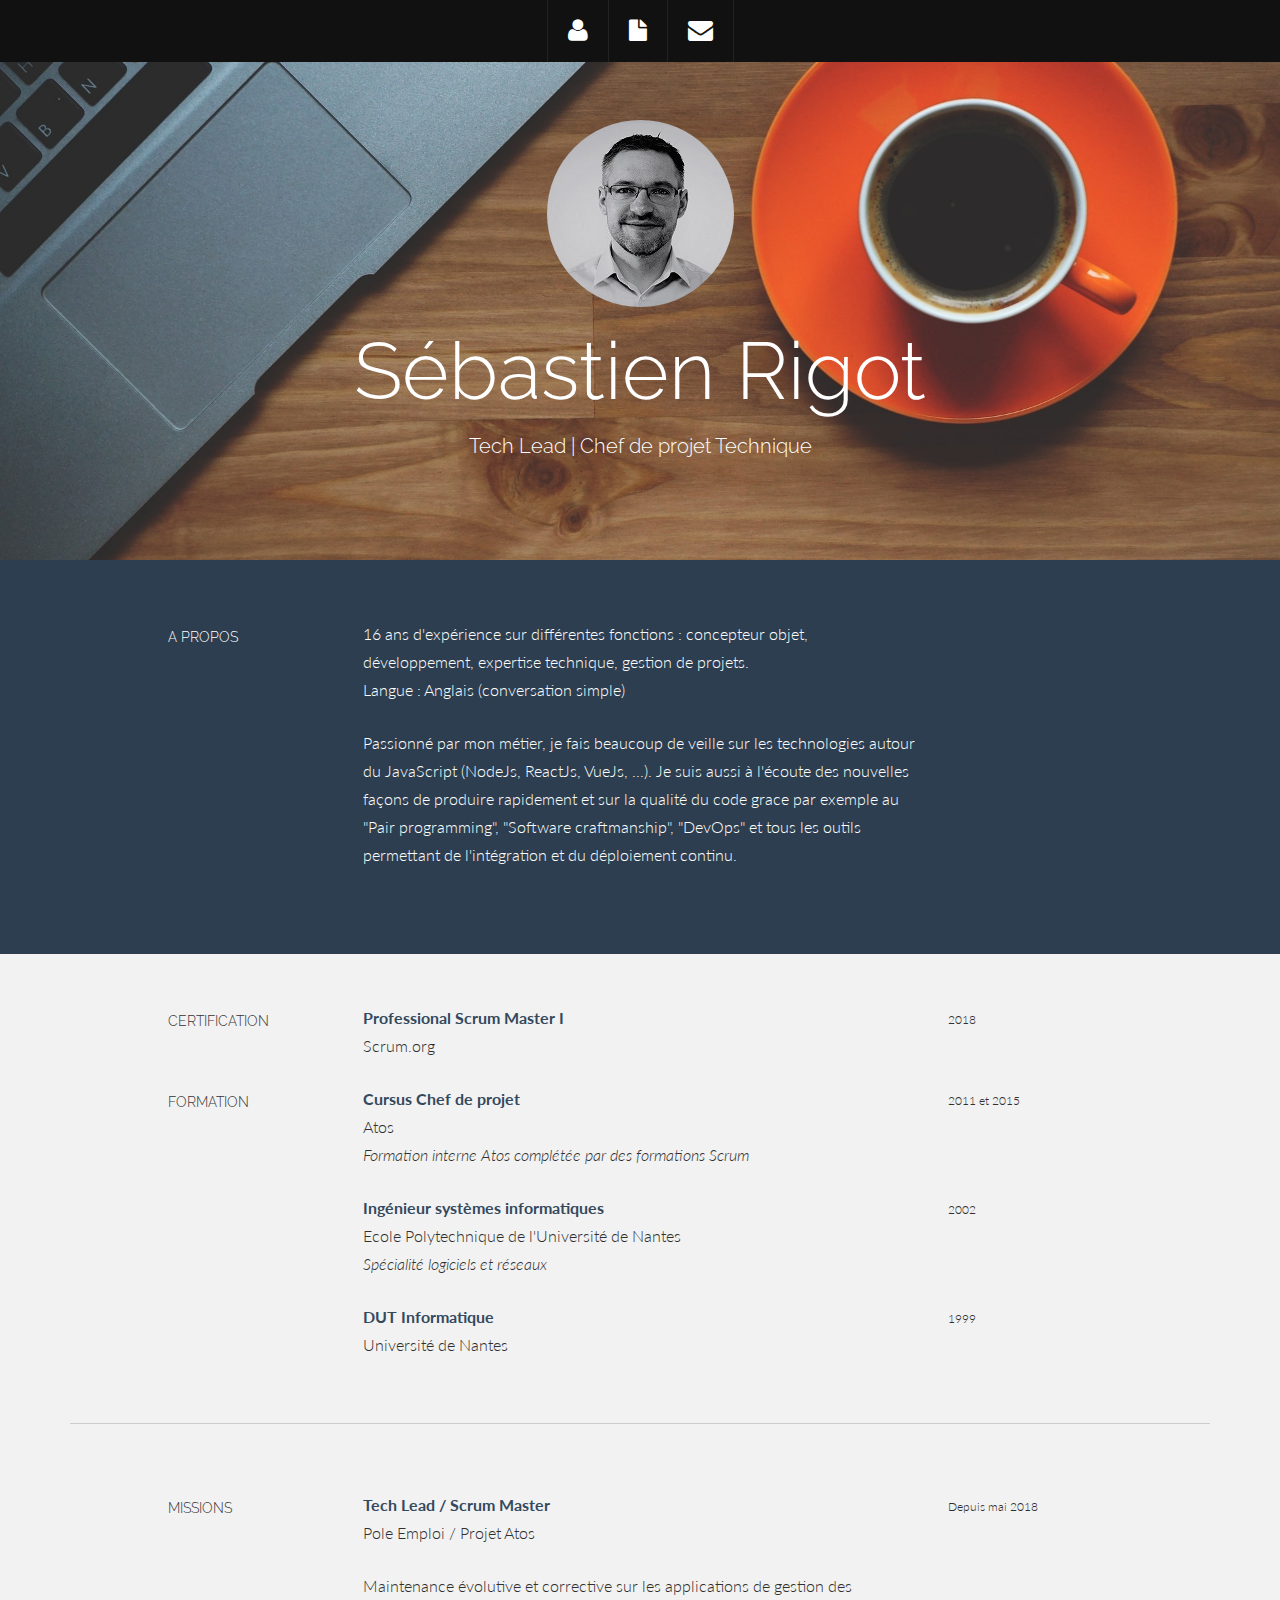
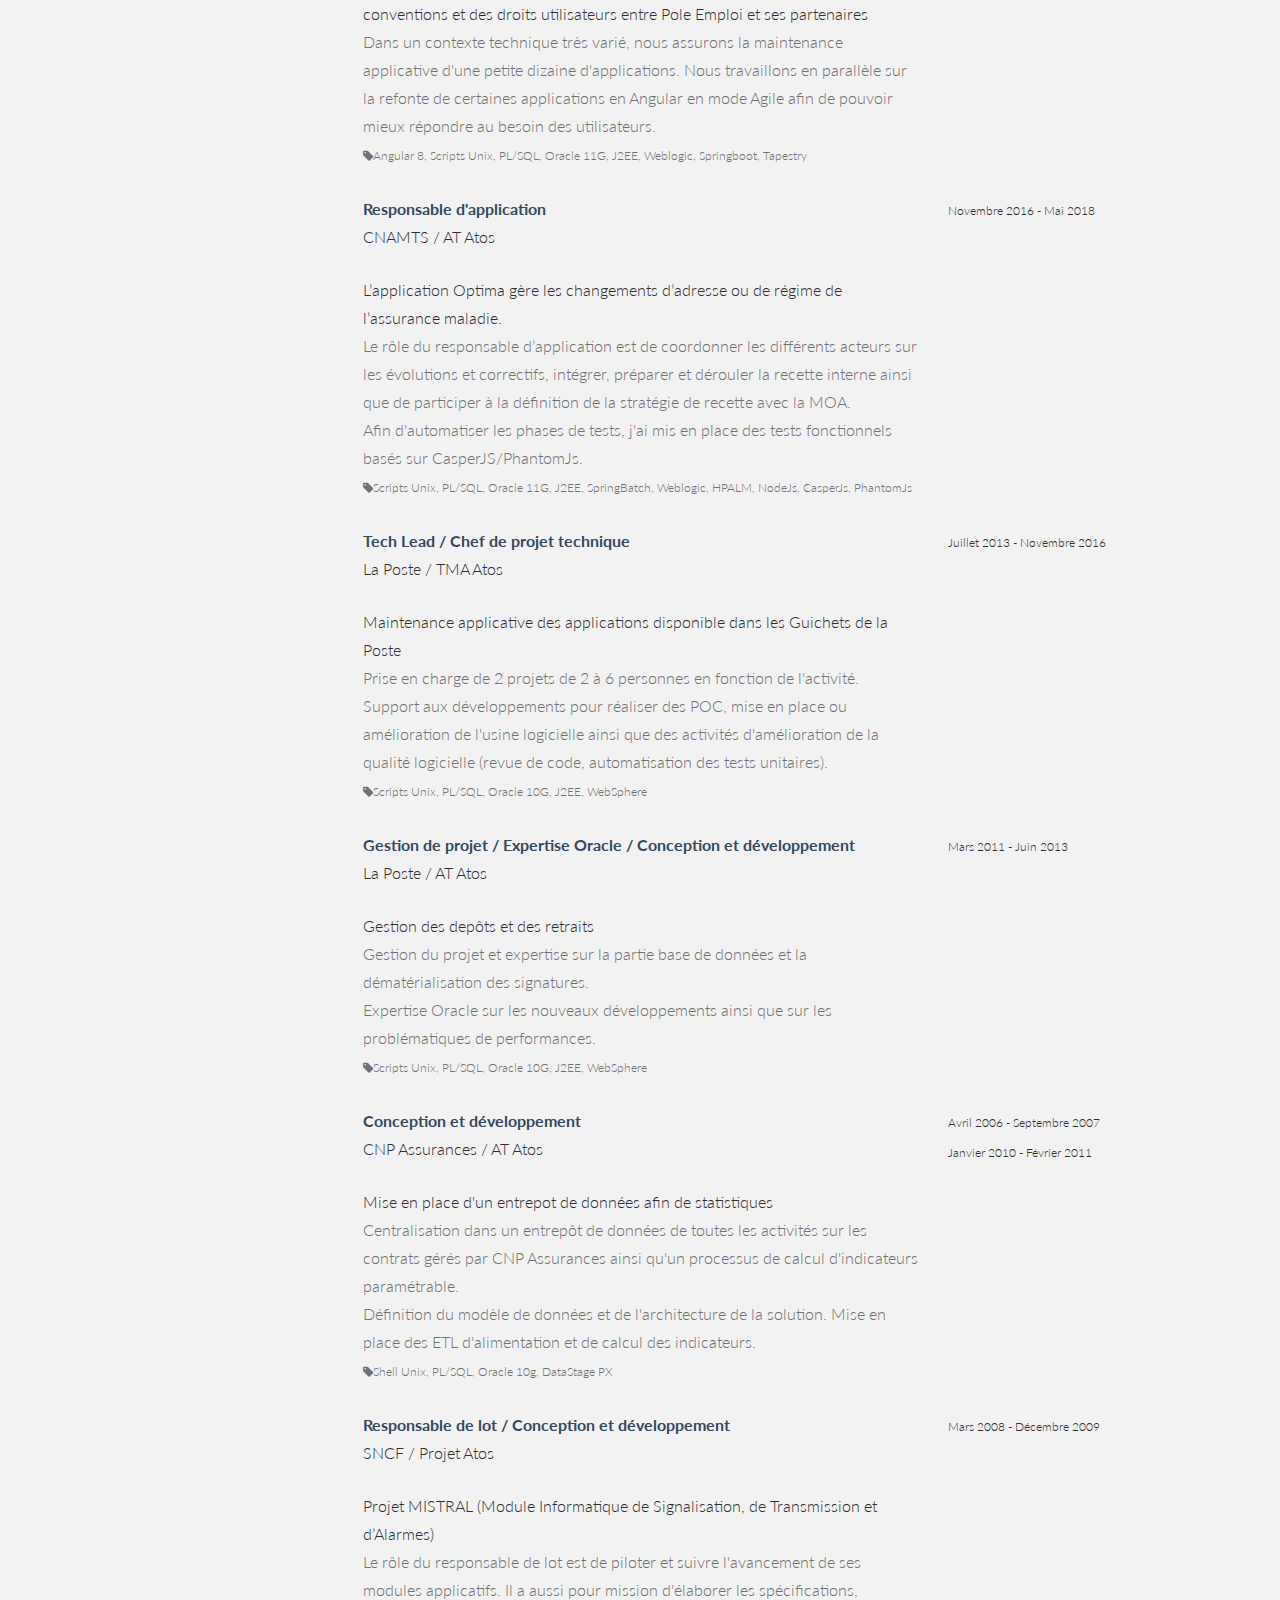
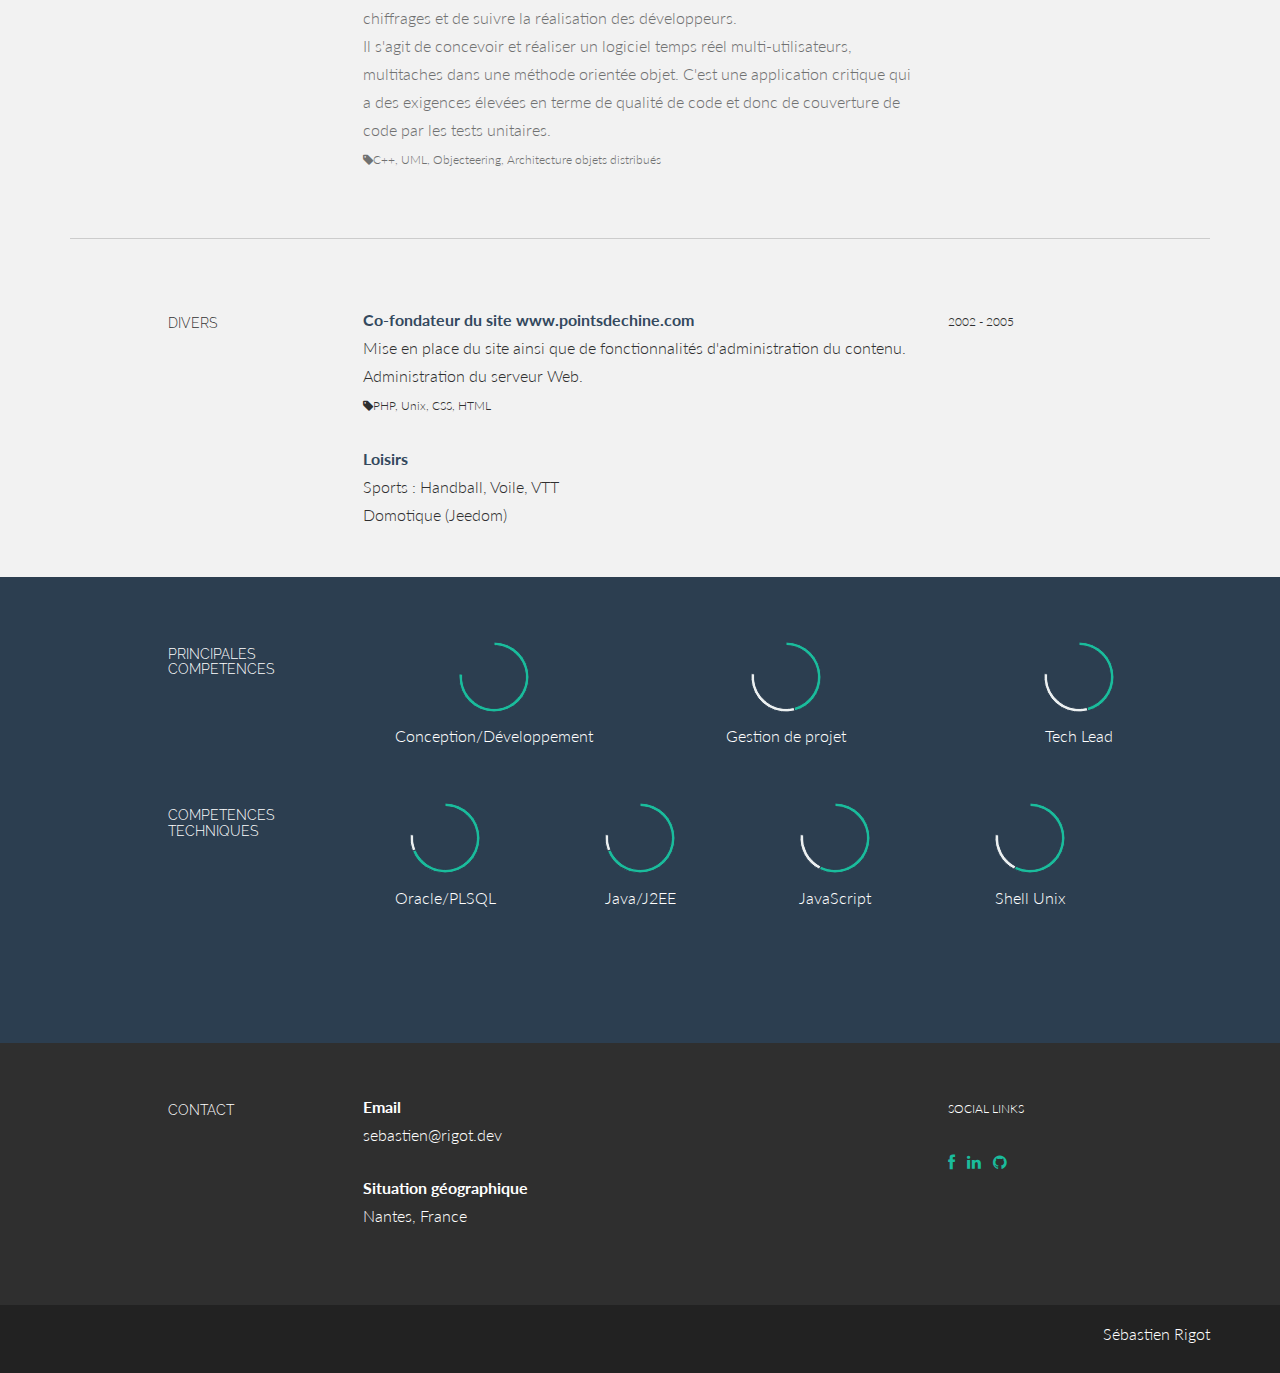
<file: index.html>
<!DOCTYPE html>
<html lang="en">
  <head>
    <meta charset="utf-8">
    <meta name="viewport" content="width=device-width, initial-scale=1.0">
    <meta name="description" content="">
    <meta name="author" content="">
<!--    <link rel="shortcut icon" href="assets/ico/favicon.png"> -->

    <title>Sebastien Rigot - Tech Lead</title>

    <!-- Bootstrap core CSS -->
    <link href="assets/css/bootstrap.css" rel="stylesheet">

    <!-- Custom styles for this template -->
    <link href="assets/css/main.css" rel="stylesheet">

	<link rel="stylesheet" href="assets/css/font-awesome.min.css">
	<link rel="shortcut icon" type="image/png" href="assets/img/favicon.png"/>
    <link href='https://fonts.googleapis.com/css?family=Lato:300,400,700,300italic,400italic' rel='stylesheet' type='text/css'>
    <link href='https://fonts.googleapis.com/css?family=Raleway:400,300,700' rel='stylesheet' type='text/css'>

    <script src="assets/js/jquery.min.js"></script>
    <script type="text/javascript" src="assets/js/smoothscroll.js"></script>
    <script src="assets/js/Chart.js"></script>

    <!-- HTML5 shim and Respond.js IE8 support of HTML5 elements and media queries -->
    <!--[if lt IE 9]>
      <script src="assets/js/html5shiv.js"></script>
      <script src="assets/js/respond.min.js"></script>
    <![endif]-->
  </head>

  <body data-spy="scroll" data-offset="0" data-target="#nav">

	<div id="section-topbar">
		<div id="topbar-inner">
			<div class="container">
				<div class="row">
					<div class="dropdown">
						<ul id="nav" class="nav">
							<li class="menu-item"><a href="#about" title="A propos"><i class="icon-user"></i></a></li>
							<li class="menu-item"><a href="#resume" title="Resume"><i class="icon-file"></i></a></li>
<!--							<li class="menu-item"><a href="#work" title="Works"><i class="icon-briefcase"></i></a></li> -->
							<li class="menu-item"><a href="#contact" title="Contact"><i class="icon-envelope"></i></a></li>
						</ul><!--/ uL#nav -->
					</div><!-- /.dropdown -->

					<div class="clear"></div>
				</div><!--/.row -->
			</div><!--/.container -->

			<div class="clear"></div>
		</div><!--/ #topbar-inner -->
	</div><!--/ #section-topbar -->

	<div id="headerwrap">
		<div class="container">
			<div class="row centered">
				<div class="col-lg-12">
					<img class="img-fluid img-circle" src="assets/img/ID_Seb.jpg" alt="">
					<h1>S&eacute;bastien Rigot</h1>
					<h3>Tech Lead | Chef de projet Technique</h3>
				</div><!--/.col-lg-12 -->
			</div><!--/.row -->
		</div><!--/.container -->
	</div><!--/.#headerwrap -->


	<section id="about" name="about"></section>
	<div id="intro">
		<div class="container">
			<div class="row">

				<div class="col-lg-2 col-lg-offset-1">
					<h5>A PROPOS</h5>
				</div>
				<div class="col-lg-6">
					<p>16 ans d'expérience sur différentes fonctions : concepteur objet, développement, expertise technique, gestion de projets.<br/>
          Langue : Anglais (conversation simple)</p>
          <p>Passionné par mon métier, je fais beaucoup de veille sur les technologies autour du JavaScript (NodeJs, ReactJs, VueJs, ...).
            Je suis aussi à l'écoute des nouvelles façons de produire rapidement et sur la qualité du code grace par exemple au
            "Pair programming", "Software craftmanship", "DevOps" et tous les outils permettant de l'intégration et du déploiement continu.</p>
				</div>
				<div class="col-lg-3">
					<!-- <p><a href="#"><i class="icon-file"></i></a> <sm>DOWNLOAD PDF</sm></p> -->
				</div>

			</div><!--/.row -->
		</div><!--/.container -->
	</div><!--/ #intro -->


	<section id="resume" name="resume"></section>
	<!--EDUCATION DESCRIPTION -->
	<div class="container desc">
		<div class="row">
			<div class="col-lg-2 col-lg-offset-1">
				<h5>CERTIFICATION</h5>
			</div>
			<div class="col-lg-6">
				<p><t>Professional Scrum Master I</t><br/>
				Scrum.org</p>
			</div>
			<div class="col-lg-3">
				<p><sm>2018</sm></p>
			</div>
		</div>
		<div class="row">

				<div class="col-lg-2 col-lg-offset-1">
					<h5>FORMATION</h5>
				</div>

        <div class="col-lg-6">
					<p><t>Cursus Chef de projet</t><br/>
						Atos<br/>
						<i>Formation interne Atos compl&eacute;t&eacute;e par des formations Scrum</i>
					</p>
				</div>
				<div class="col-lg-3">
					<p><sm>2011 et 2015</sm></p>
				</div>

				<div class="col-lg-6 col-lg-offset-3">
					<p><t>Ingénieur systèmes informatiques</t><br/>
						Ecole Polytechnique de l'Université de Nantes<br/>
						<i>Spécialité logiciels et réseaux</i>
					</p>
				</div>
				<div class="col-lg-3">
					<p><sm>2002</sm></p>
				</div>

				<div class="col-lg-6 col-lg-offset-3">
					<p><t>DUT Informatique</t><br/>
						Université de Nantes
					</p>
				</div>
				<div class="col-lg-3">
					<p><sm>1999</sm></p>
				</div>

		</div><!--/.row -->
		<br>
		<hr>
	</div><!--/.container -->


	<!--WORK DESCRIPTION -->
	<div class="container desc">
		<div class="row">

				<div class="col-lg-2 col-lg-offset-1">
					<h5>MISSIONS</h5>
				</div>
				<div class="col-lg-6">
					<p><t>Tech Lead / Scrum Master</t><br/>
						Pole Emploi / Projet Atos<br/>
					</p>
					<p>Maintenance évolutive et corrective sur les applications de gestion des conventions et des droits 
						utilisateurs entre Pole Emploi et ses partenaires<br/>
					<more>Dans un contexte technique très varié, nous assurons la maintenance applicative d'une petite dizaine d'applications.
		Nous travaillons en parallèle sur la refonte de certaines applications en Angular en mode Agile afin de pouvoir mieux répondre au besoin des utilisateurs.<br/>
          <sm><i class="icon-tag"></i>Angular 8, Scripts Unix, PL/SQL, Oracle 11G, J2EE, Weblogic, Springboot, Tapestry</sm></more></p>
				</div>
				<div class="col-lg-3">
					<p><sm>Depuis mai 2018</sm></p>
				</div>
				<div class="col-lg-6 col-lg-offset-3">
					<p><t>Responsable d'application</t><br/>
						CNAMTS / AT Atos<br/>
					</p>
					<p>L’application Optima gère les changements d’adresse ou de régime de l’assurance maladie.<br/>
            <more>Le rôle du responsable d’application est de coordonner les différents acteurs sur les évolutions et correctifs, intégrer, préparer et dérouler la recette interne
            ainsi que de participer à la définition de la stratégie de recette avec la MOA.<br/>
            Afin d'automatiser les phases de tests, j'ai mis en place des tests fonctionnels basés sur CasperJS/PhantomJs.<br/>
          <sm><i class="icon-tag"></i>Scripts Unix, PL/SQL, Oracle 11G, J2EE, SpringBatch, Weblogic, HPALM, NodeJs, CasperJs, PhantomJs</sm></more></p>
				</div>
				<div class="col-lg-3">
					<p><sm>Novembre 2016 - Mai 2018</sm></p>
				</div>

				<div class="col-lg-6 col-lg-offset-3">
					<p><t>Tech Lead / Chef de projet technique</t><br/>
						La Poste / TMA Atos<br/>
					</p>
					<p>Maintenance applicative des applications disponible dans les Guichets de la Poste<br/>
            <more>Prise en charge de 2 projets de 2 à 6 personnes en fonction de l'activité.<br/>
              Support aux développements pour réaliser des POC, mise en place ou amélioration de l'usine logicielle ainsi
              que des activités d'amélioration de la qualité logicielle (revue de code, automatisation des tests unitaires).<br/>
          <sm><i class="icon-tag"></i>Scripts Unix, PL/SQL, Oracle 10G, J2EE, WebSphere</sm></more></p>
				</div>
				<div class="col-lg-3">
					<p><sm>Juillet 2013 - Novembre 2016</sm></p>
				</div>

        <div class="col-lg-6 col-lg-offset-3">
					<p><t>Gestion de projet / Expertise Oracle / Conception et développement</t><br/>
						La Poste / AT Atos<br/>
					</p>
					<p>Gestion des depôts et des retraits<br/>
            <more>Gestion du projet et expertise sur la partie base de données et la dématérialisation des signatures.<br/>
            Expertise Oracle sur les nouveaux développements ainsi que sur les problématiques de performances.<br/>
            <sm><i class="icon-tag"></i>Scripts Unix, PL/SQL, Oracle 10G, J2EE, WebSphere</sm></more></p>
				</div>
				<div class="col-lg-3">
					<p><sm>Mars 2011 - Juin 2013</sm></p>
				</div>

        <div class="col-lg-6 col-lg-offset-3">
					<p><t>Conception et développement</t><br/>
						CNP Assurances / AT Atos<br/>
					</p>
					<p>Mise en place d'un entrepot de données afin de statistiques<br/>
            <more>Centralisation dans un entrepôt de données de toutes les activités sur les contrats gérés
            par CNP Assurances ainsi qu'un processus de calcul d'indicateurs paramétrable.<br/>
          Définition du modèle de données et de l'architecture de la solution. Mise en place des ETL d'alimentation et de calcul des indicateurs.<br/>
        <sm><i class="icon-tag"></i>Shell Unix, PL/SQL, Oracle 10g, DataStage PX</sm></more></p>
				</div>
				<div class="col-lg-3">
					<p><sm>Avril 2006 - Septembre 2007<br/>
          Janvier 2010 - Février 2011</sm></p>
				</div>

        <div class="col-lg-6 col-lg-offset-3">
					<p><t>Responsable de lot / Conception et développement</t><br/>
						SNCF / Projet Atos<br/>
					</p>
					<p>Projet MISTRAL (Module Informatique de Signalisation, de Transmission et d’Alarmes)<br/>
            <more>Le rôle du responsable de lot est de piloter et suivre l'avancement de ses modules applicatifs. Il a aussi pour mission d'élaborer les spécifications, chiffrages
            et de suivre la réalisation des développeurs.<br/>
            Il s'agit de concevoir et réaliser un logiciel temps réel multi-utilisateurs, multitaches dans une méthode orientée objet. C'est une application critique
            qui a des exigences élevées en terme de qualité de code et donc de couverture de code par les tests unitaires.<br/>
          <sm><i class="icon-tag"></i>C++, UML, Objecteering, Architecture objets distribués</sm></more></p>
				</div>
				<div class="col-lg-3">
					<p><sm>Mars 2008 - Décembre 2009</sm></p>
				</div>

		</div><!--/.row -->
		<br>
		<hr>
	</div><!--/.container -->


	<!--DIVERS DESCRIPTION -->
	<div class="container desc">
		<div class="row">
				<div class="col-lg-2 col-lg-offset-1">
					<h5>DIVERS</h5>
				</div>
				<div class="col-lg-6">
					<p><t>Co-fondateur du site www.pointsdechine.com</t><br/>
						Mise en place du site ainsi que de fonctionnalités d'administration du contenu.<br/>Administration du serveur Web.<br/>
            <sm><i class="icon-tag"></i>PHP, Unix, CSS, HTML</sm><br/>
					</p>
				</div>
				<div class="col-lg-3">
					<p><sm>2002 - 2005</sm></p>
				</div>

				<div class="col-lg-6 col-lg-offset-3">
					<p><t>Loisirs</t><br/>
						Sports : Handball, Voile, VTT<br/>
            Domotique (Jeedom)
					</p>
				</div>

		</div><!--/.row -->
		<br>
	</div><!--/.container -->


	<!--SKILLS DESCRIPTION -->
	<div id="skillswrap">
		<div class="container">
			<div class="row">
					<div class="col-lg-2 col-lg-offset-1">
						<h5>PRINCIPALES COMPETENCES</h5>
					</div>
          <div class="col-lg-3 centered">
						<canvas id="dev" height="80" width="80"></canvas>
						<p>Conception/Développement</p>
						<br>
						<script>
							var doughnutData = [
									{
										value: 100,
										color:"#1abc9c"
									},
									{
										value : 0,
										color : "#ecf0f1"
									}
								];
								var myDoughnut = new Chart(document.getElementById("dev").getContext("2d")).Doughnut(doughnutData);
						</script>
					</div>
					<div class="col-lg-3 centered">
						<canvas id="photoshop" height="80" width="80"></canvas>
						<p>Gestion de projet</p>
						<br>
						<script>
							var doughnutData = [
									{
										value: 60,
										color:"#1abc9c"
									},
									{
										value : 40,
										color : "#ecf0f1"
									}
								];
								var myDoughnut = new Chart(document.getElementById("photoshop").getContext("2d")).Doughnut(doughnutData);
						</script>
					</div>
					<div class="col-lg-3 centered">
						<canvas id="illustrator" height="80" width="80"></canvas>
						<p>Tech Lead</p>
						<br>
						<script>
							var doughnutData = [
									{
										value: 60,
										color:"#1abc9c"
									},
									{
										value : 40,
										color : "#ecf0f1"
									}
								];
								var myDoughnut = new Chart(document.getElementById("illustrator").getContext("2d")).Doughnut(doughnutData);
						</script>
					</div>
          <div class="col-lg-2 col-lg-offset-1">
						<h5>COMPETENCES TECHNIQUES</h5>
					</div>
          <div class="col-lg-2 centered">
						<canvas id="javascript" height="80" width="80"></canvas>
						<p>Oracle/PLSQL</p>
						<br>
						<script>
							var doughnutData = [
									{
										value: 90,
										color:"#1abc9c"
									},
									{
										value : 10,
										color : "#ecf0f1"
									}
								];
								var myDoughnut = new Chart(document.getElementById("javascript").getContext("2d")).Doughnut(doughnutData);
						</script>
					</div>
					<div class="col-lg-2 centered">
						<canvas id="bootstrap" height="80" width="80"></canvas>
						<p>Java/J2EE</p>
						<br>
						<script>
							var doughnutData = [
									{
										value: 90,
										color:"#1abc9c"
									},
									{
										value : 10,
										color : "#ecf0f1"
									}
								];
								var myDoughnut = new Chart(document.getElementById("bootstrap").getContext("2d")).Doughnut(doughnutData);
						</script>
					</div>
					<div class="col-lg-2 centered">
						<canvas id="wordpress" height="80" width="80"></canvas>
						<p>JavaScript</p>
						<br>
						<script>
							var doughnutData = [
									{
										value: 75,
										color:"#1abc9c"
									},
									{
										value : 25,
										color : "#ecf0f1"
									}
								];
								var myDoughnut = new Chart(document.getElementById("wordpress").getContext("2d")).Doughnut(doughnutData);
						</script>
					</div>

          <div class="col-lg-2 centered">
						<canvas id="unix" height="80" width="80"></canvas>
						<p>Shell Unix</p>
						<br>
						<script>
							var doughnutData = [
									{
										value: 75,
										color:"#1abc9c"
									},
									{
										value : 25,
										color : "#ecf0f1"
									}
								];
								var myDoughnut = new Chart(document.getElementById("unix").getContext("2d")).Doughnut(doughnutData);
						</script>
					</div>
			</div><!--/.row -->
			<br>
		</div><!--/.container -->
	</div><!--/ #skillswrap -->



	<section id="work" name="work"></section>
	<!--PORTFOLIO DESCRIPTION -->
<!--
	<div class="container desc">
		<div class="row">
				<div class="col-lg-2 col-lg-offset-1">
					<h5>PORTFOLIO</h5>
				</div>
				<div class="col-lg-6">
					<p><img class="img-responsive" src="assets/img/port01.jpg" alt=""></p>
				</div>
				<div class="col-lg-3">
					<p>CANALS OF ENGLAND</p>
				<p><more>Lorem Ipsum is simply dummy text of the printing and typesetting industry. Lorem Ipsum has been the industry's standard dummy text ever since the 1500s, when an unknown printer took a galley of type and scrambled it to make a type specimen book.<br/><br/>
					<sm><i class="icon-tag"></i> design</sm></more>
				</p>
				</div>

				<div class="col-lg-6 col-lg-offset-3">
					<p><img class="img-responsive" src="assets/img/port02.jpg" alt=""></p>
				</div>
				<div class="col-lg-3">
						<p>SANKEY</p>
					<p><more>Lorem Ipsum is simply dummy text of the printing and typesetting industry. Lorem Ipsum has been the industry's standard dummy text ever since the 1500s, when an unknown printer took a galley of type and scrambled it to make a type specimen book.<br/><br/>
						<sm><i class="icon-tag"></i> front-end</sm></more>
					</p>
				</div>

				<div class="col-lg-6 col-lg-offset-3">
					<p><img class="img-responsive" src="assets/img/port03.jpg" alt=""></p>
				</div>
				<div class="col-lg-3">
						<p>WE GROW</p>
					<p><more>Lorem Ipsum is simply dummy text of the printing and typesetting industry. Lorem Ipsum has been the industry's standard dummy text ever since the 1500s, when an unknown printer took a galley of type and scrambled it to make a type specimen book.<br/><br/>
						<sm><i class="icon-tag"></i> web design</sm></more>
					</p>
				</div>

		</div>
		<br>
		<br>
	</div>
-->


	<section id="contact" name="contact"></section>
	<!--FOOTER DESCRIPTION -->
	<div id="footwrap">
		<div class="container">
			<div class="row">

				<div class="col-lg-2 col-lg-offset-1">
					<h5>CONTACT</h5>
				</div>
				<div class="col-lg-6">
					<p><t>Email</t><br/>
						sebastien@rigot.dev <br/>
					</p>
					<p><t>Situation géographique</t><br/>
						Nantes, France<br/>
					</p>
				</div>
				<div class="col-lg-3">
					<p><sm>SOCIAL LINKS</sm></p>
					<p>
						<a href="https://www.facebook.com/sebastien.rigot"><i class="icon-facebook"></i></a>
						<a href="https://www.linkedin.com/in/s%C3%A9bastien-rigot-929771a5/"><i class="icon-linkedin"></i></a>
						<a href="https://github.com/srigot"><i class="icon-github"></i></a>

					</p>
				</div>
			</div><!--/.row -->
		</div><!--/.container -->
	</div><!--/ #footer -->

	<div id="c">
		<div class="container">
			<p>Sébastien Rigot</p>
		</div>
	</div>


    <!-- Bootstrap core JavaScript
    ================================================== -->
    <!-- Placed at the end of the document so the pages load faster -->
    <script src="assets/js/bootstrap.js"></script>
  </body>
</html>
</file>
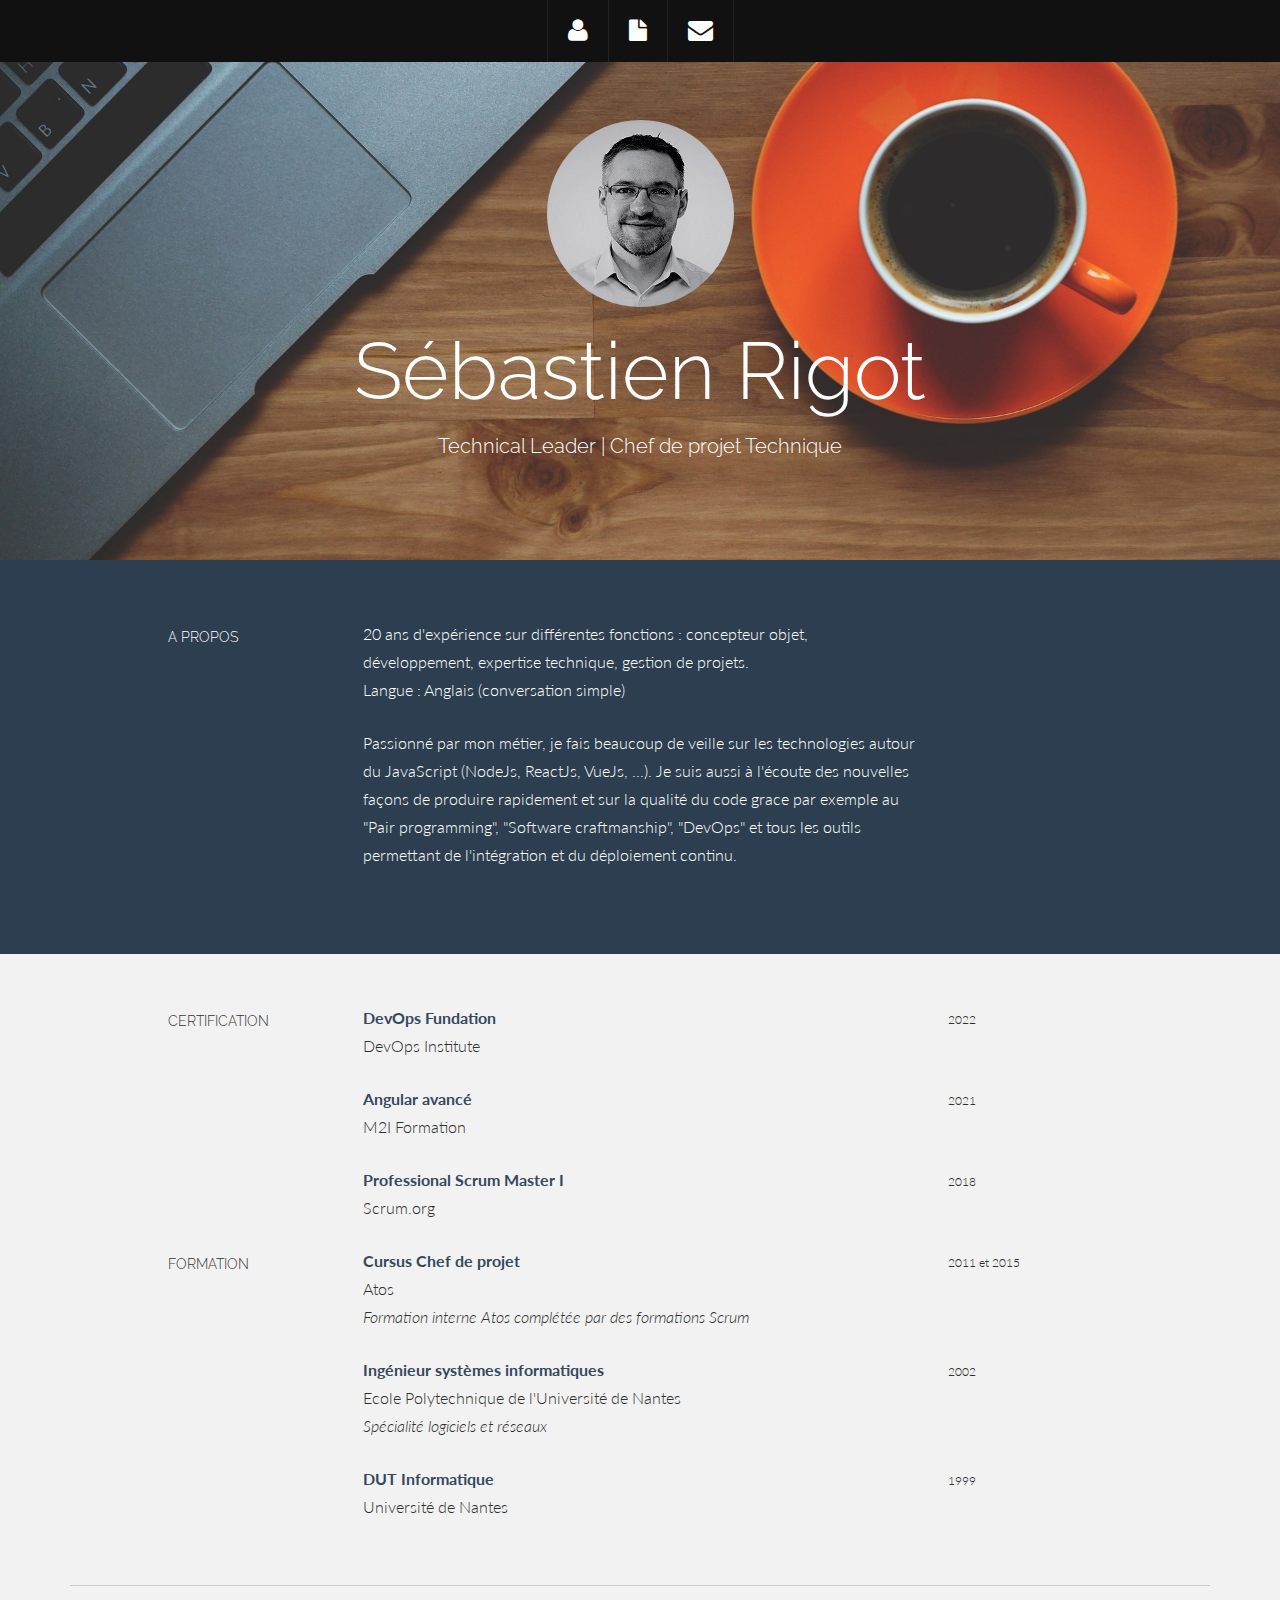
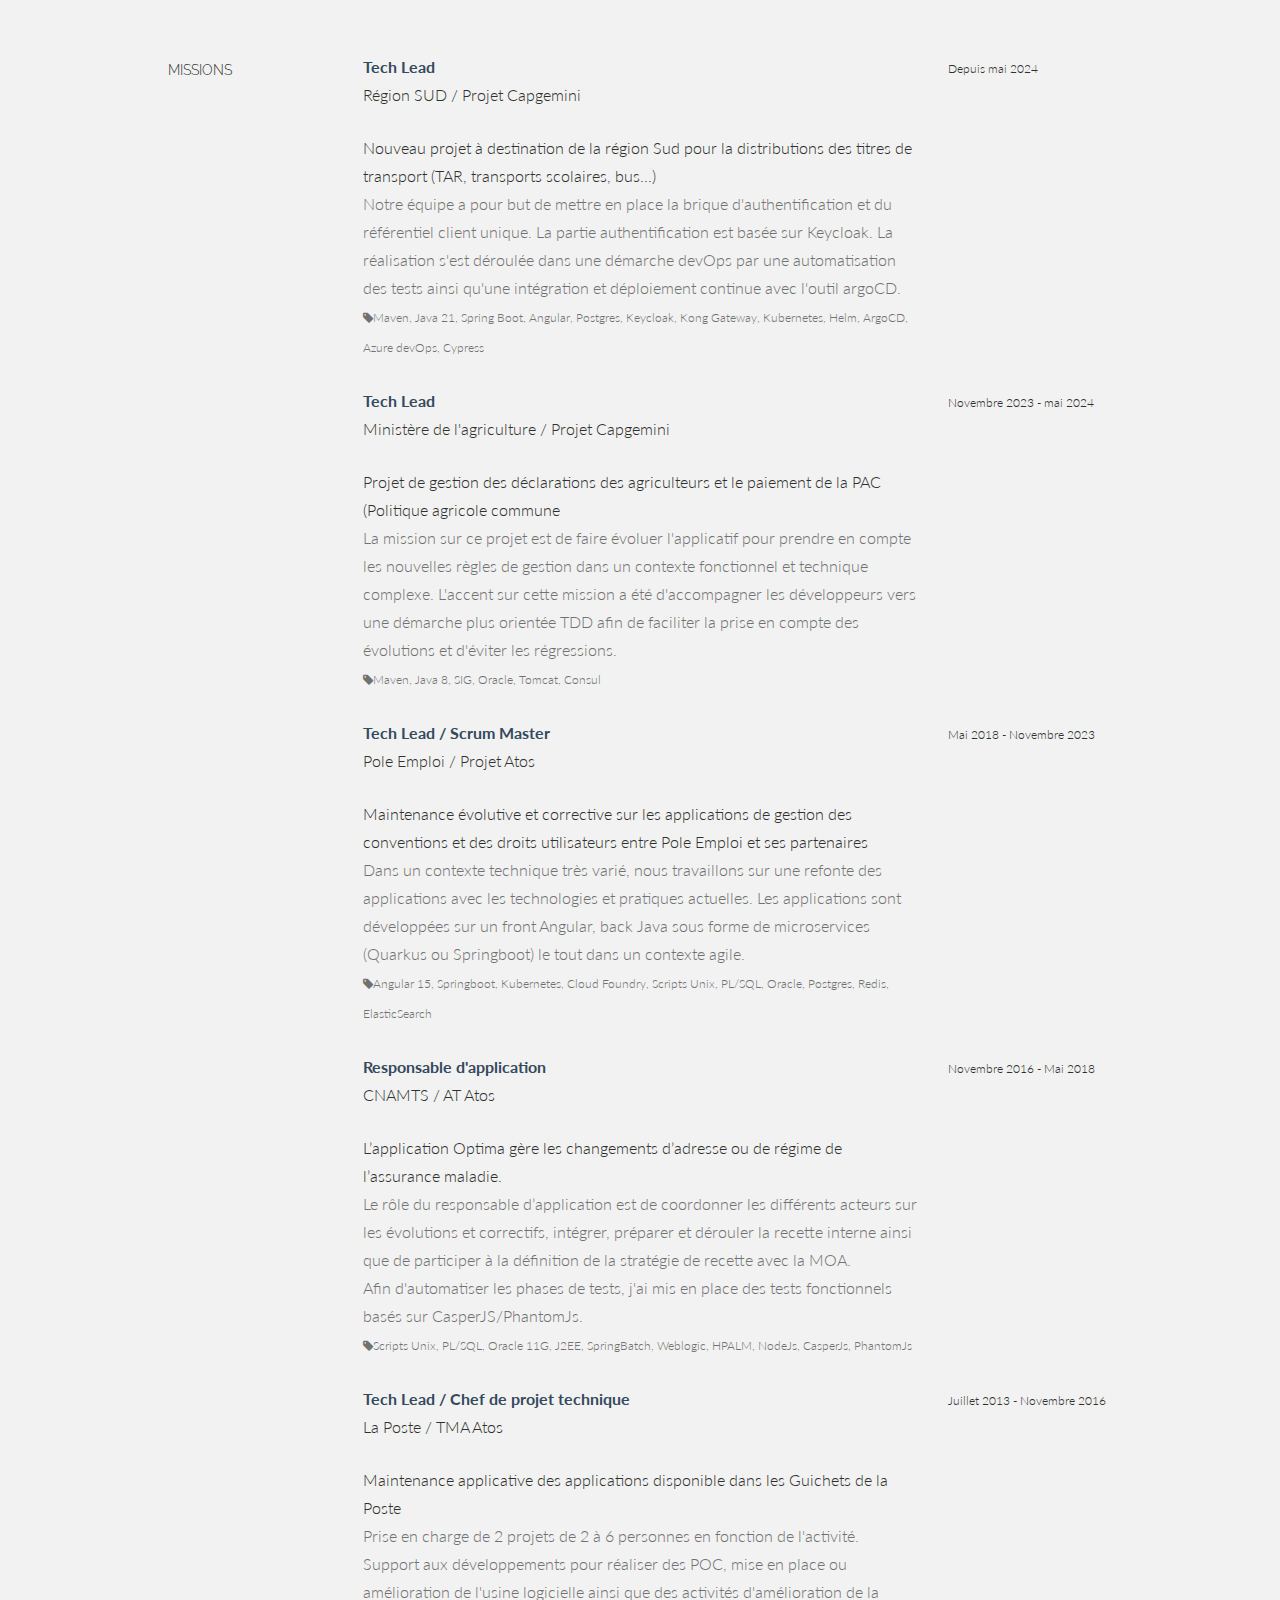
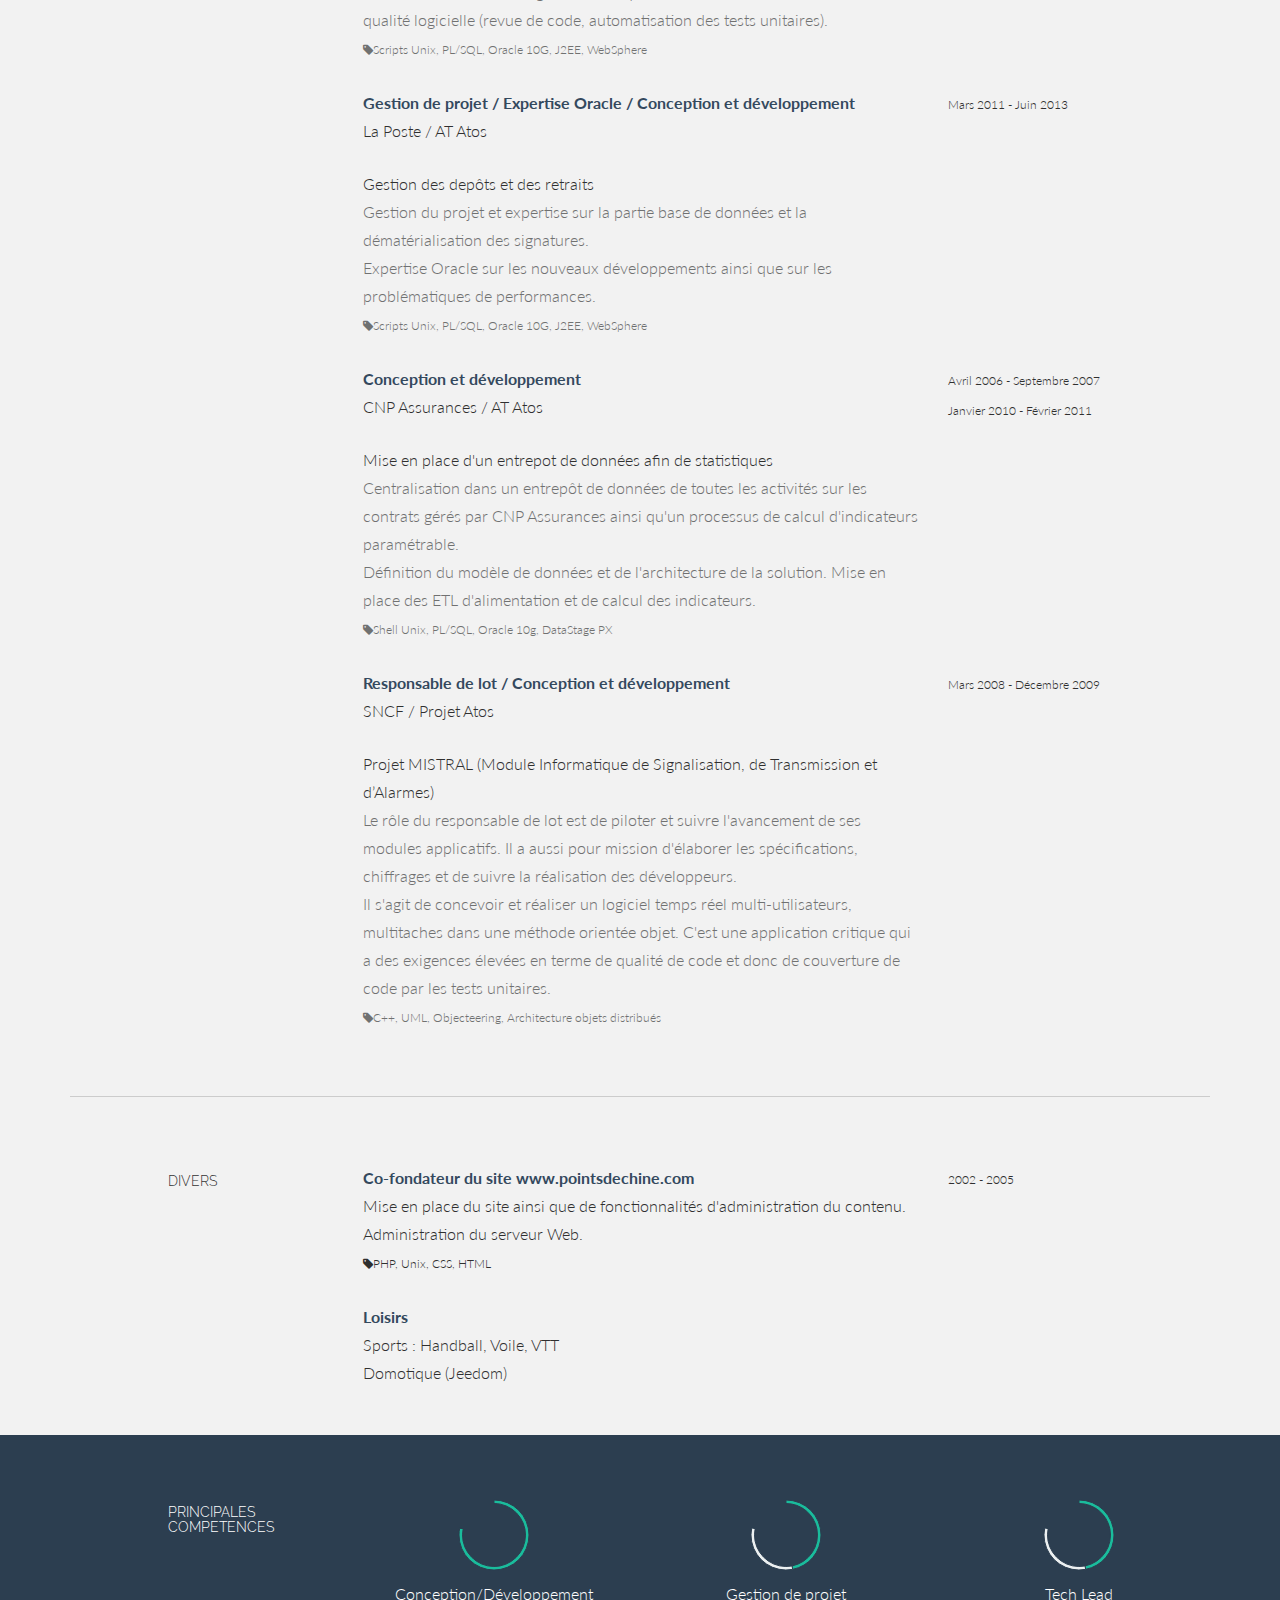
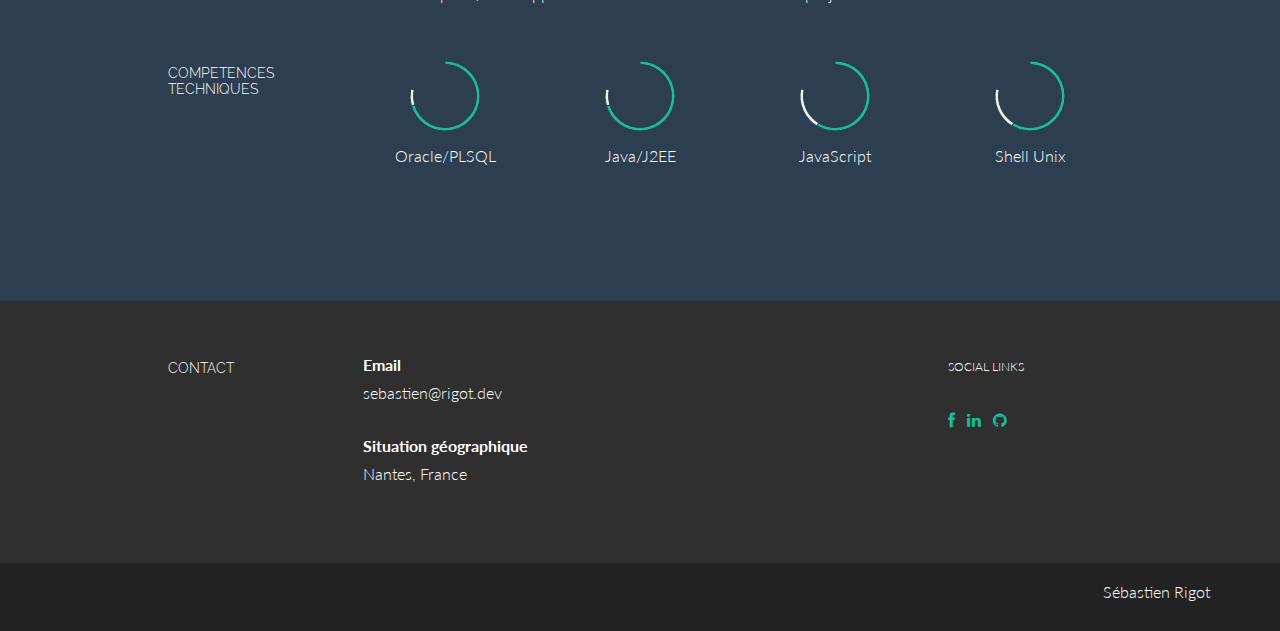
<file: public/index.html>
<!DOCTYPE html>
<html lang="en">

<head>
	<meta charset="utf-8">
	<meta name="viewport" content="width=device-width, initial-scale=1.0">
	<meta name="description" content="">
	<meta name="author" content="">
	<!--    <link rel="shortcut icon" href="assets/ico/favicon.png"> -->

	<title>Sebastien Rigot - Tech Lead</title>

	<!-- Bootstrap core CSS -->
	<link href="assets/css/bootstrap.css" rel="stylesheet">

	<!-- Custom styles for this template -->
	<link href="assets/css/main.css" rel="stylesheet">

	<link rel="stylesheet" href="assets/css/font-awesome.min.css">
	<link rel="shortcut icon" type="image/png" href="assets/img/favicon.png" />
	<link href='https://fonts.googleapis.com/css?family=Lato:300,400,700,300italic,400italic' rel='stylesheet'
		type='text/css'>
	<link href='https://fonts.googleapis.com/css?family=Raleway:400,300,700' rel='stylesheet' type='text/css'>

	<script src="assets/js/jquery.min.js"></script>
	<script type="text/javascript" src="assets/js/smoothscroll.js"></script>
	<script src="assets/js/Chart.js"></script>

	<!-- HTML5 shim and Respond.js IE8 support of HTML5 elements and media queries -->
	<!--[if lt IE 9]>
      <script src="assets/js/html5shiv.js"></script>
      <script src="assets/js/respond.min.js"></script>
    <![endif]-->
</head>

<body data-spy="scroll" data-offset="0" data-target="#nav">

	<div id="section-topbar">
		<div id="topbar-inner">
			<div class="container">
				<div class="row">
					<div class="dropdown">
						<ul id="nav" class="nav">
							<li class="menu-item"><a href="#about" title="A propos"><i class="icon-user"></i></a></li>
							<li class="menu-item"><a href="#resume" title="Resume"><i class="icon-file"></i></a></li>
							<!--							<li class="menu-item"><a href="#work" title="Works"><i class="icon-briefcase"></i></a></li> -->
							<li class="menu-item"><a href="#contact" title="Contact"><i class="icon-envelope"></i></a>
							</li>
						</ul>
						<!--/ uL#nav -->
					</div><!-- /.dropdown -->

					<div class="clear"></div>
				</div>
				<!--/.row -->
			</div>
			<!--/.container -->

			<div class="clear"></div>
		</div>
		<!--/ #topbar-inner -->
	</div>
	<!--/ #section-topbar -->

	<div id="headerwrap">
		<div class="container">
			<div class="row centered">
				<div class="col-lg-12">
					<img class="img-fluid img-circle" src="assets/img/ID_Seb.jpg" alt="">
					<h1>S&eacute;bastien Rigot</h1>
					<h3>Technical Leader | Chef de projet Technique</h3>
				</div>
				<!--/.col-lg-12 -->
			</div>
			<!--/.row -->
		</div>
		<!--/.container -->
	</div>
	<!--/.#headerwrap -->


	<section id="about" name="about"></section>
	<div id="intro">
		<div class="container">
			<div class="row">

				<div class="col-lg-2 col-lg-offset-1">
					<h5>A PROPOS</h5>
				</div>
				<div class="col-lg-6">
					<p>20 ans d'expérience sur différentes fonctions : concepteur objet, développement, expertise
						technique, gestion de projets.<br />
						Langue : Anglais (conversation simple)</p>
					<p>Passionné par mon métier, je fais beaucoup de veille sur les technologies autour du JavaScript
						(NodeJs, ReactJs, VueJs, ...).
						Je suis aussi à l'écoute des nouvelles façons de produire rapidement et sur la qualité du code
						grace par exemple au
						"Pair programming", "Software craftmanship", "DevOps" et tous les outils permettant de
						l'intégration et du déploiement continu.</p>
				</div>
				<div class="col-lg-3">
					<!-- <p><a href="#"><i class="icon-file"></i></a> <sm>DOWNLOAD PDF</sm></p> -->
				</div>

			</div>
			<!--/.row -->
		</div>
		<!--/.container -->
	</div>
	<!--/ #intro -->


	<section id="resume" name="resume"></section>
	<!--EDUCATION DESCRIPTION -->
	<div class="container desc">
		<div class="row">
			<div class="col-lg-2 col-lg-offset-1">
				<h5>CERTIFICATION</h5>
			</div>
			<div class="col-lg-6">
				<p>
					<t>DevOps Fundation</t><br />
					DevOps Institute
				</p>
			</div>
			<div class="col-lg-3">
				<p>
					<sm>2022</sm>
				</p>
			</div>
			<div class="col-lg-6 col-lg-offset-3">
				<p>
					<t>Angular avancé</t><br />
					M2I Formation
				</p>
			</div>
			<div class="col-lg-3">
				<p>
					<sm>2021</sm>
				</p>
			</div>
			<div class="col-lg-6  col-lg-offset-3">
				<p>
					<t>Professional Scrum Master I</t><br />
					Scrum.org
				</p>
			</div>
			<div class="col-lg-3">
				<p>
					<sm>2018</sm>
				</p>
			</div>
		</div>
		<div class="row">

			<div class="col-lg-2 col-lg-offset-1">
				<h5>FORMATION</h5>
			</div>

			<div class="col-lg-6">
				<p>
					<t>Cursus Chef de projet</t><br />
					Atos<br />
					<i>Formation interne Atos compl&eacute;t&eacute;e par des formations Scrum</i>
				</p>
			</div>
			<div class="col-lg-3">
				<p>
					<sm>2011 et 2015</sm>
				</p>
			</div>

			<div class="col-lg-6 col-lg-offset-3">
				<p>
					<t>Ingénieur systèmes informatiques</t><br />
					Ecole Polytechnique de l'Université de Nantes<br />
					<i>Spécialité logiciels et réseaux</i>
				</p>
			</div>
			<div class="col-lg-3">
				<p>
					<sm>2002</sm>
				</p>
			</div>

			<div class="col-lg-6 col-lg-offset-3">
				<p>
					<t>DUT Informatique</t><br />
					Université de Nantes
				</p>
			</div>
			<div class="col-lg-3">
				<p>
					<sm>1999</sm>
				</p>
			</div>

		</div>
		<!--/.row -->
		<br>
		<hr>
	</div>
	<!--/.container -->


	<!--WORK DESCRIPTION -->
	<div class="container desc">
		<div class="row">

			<div class="col-lg-2 col-lg-offset-1">
				<h5>MISSIONS</h5>
			</div>
			<div class="col-lg-6">
				<p>
					<t>Tech Lead</t><br />
					Région SUD / Projet Capgemini<br />
				</p>
				<p>Nouveau projet à destination de la région Sud pour la distributions des titres de transport (TAR, transports scolaires, bus...)<br />
					<more>Notre équipe a pour but de mettre en place la brique d'authentification et du référentiel client unique. La partie authentification est basée sur Keycloak. La réalisation s'est 
						déroulée dans une démarche devOps par une automatisation des tests ainsi qu'une intégration et déploiement continue avec l'outil argoCD.<br />
						<sm><i class="icon-tag"></i>Maven, Java 21, Spring Boot, Angular, Postgres, Keycloak, Kong Gateway, Kubernetes, Helm, ArgoCD, Azure devOps, Cypress</sm>
					</more>
				</p>
			</div>
			<div class="col-lg-3">
				<p>
					<sm>Depuis mai 2024</sm>
				</p>
			</div>
			<div class="col-lg-6 col-lg-offset-3">
				<p>
					<t>Tech Lead</t><br />
					Ministère de l'agriculture / Projet Capgemini<br />
				</p>
				<p>Projet de gestion des déclarations des agriculteurs et le paiement de la PAC (Politique agricole commune<br/>
					<more>La mission sur ce projet est de faire évoluer l'applicatif pour prendre en compte les nouvelles règles de gestion dans un contexte fonctionnel et technique complexe. L'accent 
						sur cette mission a été d'accompagner les développeurs vers une démarche plus orientée TDD afin de faciliter la prise en compte des évolutions et d'éviter les régressions.<br />
						<sm><i class="icon-tag"></i>Maven, Java 8, SIG, Oracle, Tomcat, Consul</sm>
					</more>
				</p>
			</div>
			<div class="col-lg-3">
				<p>
					<sm>Novembre 2023 - mai 2024</sm>
				</p>
			</div>
			<div class="col-lg-6 col-lg-offset-3">
				<p>
					<t>Tech Lead / Scrum Master</t><br />
					Pole Emploi / Projet Atos<br />
				</p>
				<p>Maintenance évolutive et corrective sur les applications de gestion des conventions et des droits
					utilisateurs entre Pole Emploi et ses partenaires<br />
					<more>Dans un contexte technique très varié, nous travaillons sur une refonte des applications avec les technologies et pratiques actuelles.
						Les applications sont développées sur un front Angular, back Java sous forme de microservices (Quarkus ou Springboot) le tout dans un contexte agile.<br />
						<sm><i class="icon-tag"></i>Angular 15, Springboot, Kubernetes, Cloud Foundry, Scripts Unix, PL/SQL, Oracle, Postgres, Redis, ElasticSearch</sm>
					</more>
				</p>
			</div>
			<div class="col-lg-3">
				<p>
					<sm>Mai 2018 - Novembre 2023</sm>
				</p>
			</div>
			<div class="col-lg-6 col-lg-offset-3">
				<p>
					<t>Responsable d'application</t><br />
					CNAMTS / AT Atos<br />
				</p>
				<p>L’application Optima gère les changements d’adresse ou de régime de l’assurance maladie.<br />
					<more>Le rôle du responsable d’application est de coordonner les différents acteurs sur les
						évolutions et correctifs, intégrer, préparer et dérouler la recette interne
						ainsi que de participer à la définition de la stratégie de recette avec la MOA.<br />
						Afin d'automatiser les phases de tests, j'ai mis en place des tests fonctionnels basés sur
						CasperJS/PhantomJs.<br />
						<sm><i class="icon-tag"></i>Scripts Unix, PL/SQL, Oracle 11G, J2EE, SpringBatch, Weblogic,
							HPALM, NodeJs, CasperJs, PhantomJs</sm>
					</more>
				</p>
			</div>
			<div class="col-lg-3">
				<p>
					<sm>Novembre 2016 - Mai 2018</sm>
				</p>
			</div>

			<div class="col-lg-6 col-lg-offset-3">
				<p>
					<t>Tech Lead / Chef de projet technique</t><br />
					La Poste / TMA Atos<br />
				</p>
				<p>Maintenance applicative des applications disponible dans les Guichets de la Poste<br />
					<more>Prise en charge de 2 projets de 2 à 6 personnes en fonction de l'activité.<br />
						Support aux développements pour réaliser des POC, mise en place ou amélioration de l'usine
						logicielle ainsi
						que des activités d'amélioration de la qualité logicielle (revue de code, automatisation des
						tests unitaires).<br />
						<sm><i class="icon-tag"></i>Scripts Unix, PL/SQL, Oracle 10G, J2EE, WebSphere</sm>
					</more>
				</p>
			</div>
			<div class="col-lg-3">
				<p>
					<sm>Juillet 2013 - Novembre 2016</sm>
				</p>
			</div>

			<div class="col-lg-6 col-lg-offset-3">
				<p>
					<t>Gestion de projet / Expertise Oracle / Conception et développement</t><br />
					La Poste / AT Atos<br />
				</p>
				<p>Gestion des depôts et des retraits<br />
					<more>Gestion du projet et expertise sur la partie base de données et la dématérialisation des
						signatures.<br />
						Expertise Oracle sur les nouveaux développements ainsi que sur les problématiques de
						performances.<br />
						<sm><i class="icon-tag"></i>Scripts Unix, PL/SQL, Oracle 10G, J2EE, WebSphere</sm>
					</more>
				</p>
			</div>
			<div class="col-lg-3">
				<p>
					<sm>Mars 2011 - Juin 2013</sm>
				</p>
			</div>

			<div class="col-lg-6 col-lg-offset-3">
				<p>
					<t>Conception et développement</t><br />
					CNP Assurances / AT Atos<br />
				</p>
				<p>Mise en place d'un entrepot de données afin de statistiques<br />
					<more>Centralisation dans un entrepôt de données de toutes les activités sur les contrats gérés
						par CNP Assurances ainsi qu'un processus de calcul d'indicateurs paramétrable.<br />
						Définition du modèle de données et de l'architecture de la solution. Mise en place des ETL
						d'alimentation et de calcul des indicateurs.<br />
						<sm><i class="icon-tag"></i>Shell Unix, PL/SQL, Oracle 10g, DataStage PX</sm>
					</more>
				</p>
			</div>
			<div class="col-lg-3">
				<p>
					<sm>Avril 2006 - Septembre 2007<br />
						Janvier 2010 - Février 2011</sm>
				</p>
			</div>

			<div class="col-lg-6 col-lg-offset-3">
				<p>
					<t>Responsable de lot / Conception et développement</t><br />
					SNCF / Projet Atos<br />
				</p>
				<p>Projet MISTRAL (Module Informatique de Signalisation, de Transmission et d’Alarmes)<br />
					<more>Le rôle du responsable de lot est de piloter et suivre l'avancement de ses modules
						applicatifs. Il a aussi pour mission d'élaborer les spécifications, chiffrages
						et de suivre la réalisation des développeurs.<br />
						Il s'agit de concevoir et réaliser un logiciel temps réel multi-utilisateurs, multitaches dans
						une méthode orientée objet. C'est une application critique
						qui a des exigences élevées en terme de qualité de code et donc de couverture de code par les
						tests unitaires.<br />
						<sm><i class="icon-tag"></i>C++, UML, Objecteering, Architecture objets distribués</sm>
					</more>
				</p>
			</div>
			<div class="col-lg-3">
				<p>
					<sm>Mars 2008 - Décembre 2009</sm>
				</p>
			</div>

		</div>
		<!--/.row -->
		<br>
		<hr>
	</div>
	<!--/.container -->


	<!--DIVERS DESCRIPTION -->
	<div class="container desc">
		<div class="row">
			<div class="col-lg-2 col-lg-offset-1">
				<h5>DIVERS</h5>
			</div>
			<div class="col-lg-6">
				<p>
					<t>Co-fondateur du site www.pointsdechine.com</t><br />
					Mise en place du site ainsi que de fonctionnalités d'administration du contenu.<br />Administration
					du serveur Web.<br />
					<sm><i class="icon-tag"></i>PHP, Unix, CSS, HTML</sm><br />
				</p>
			</div>
			<div class="col-lg-3">
				<p>
					<sm>2002 - 2005</sm>
				</p>
			</div>

			<div class="col-lg-6 col-lg-offset-3">
				<p>
					<t>Loisirs</t><br />
					Sports : Handball, Voile, VTT<br />
					Domotique (Jeedom)
				</p>
			</div>

		</div>
		<!--/.row -->
		<br>
	</div>
	<!--/.container -->


	<!--SKILLS DESCRIPTION -->
	<div id="skillswrap">
		<div class="container">
			<div class="row">
				<div class="col-lg-2 col-lg-offset-1">
					<h5>PRINCIPALES COMPETENCES</h5>
				</div>
				<div class="col-lg-3 centered">
					<canvas id="dev" height="80" width="80"></canvas>
					<p>Conception/Développement</p>
					<br>
					<script>
						var doughnutData = [
							{
								value: 100,
								color: "#1abc9c"
							},
							{
								value: 0,
								color: "#ecf0f1"
							}
						];
						var myDoughnut = new Chart(document.getElementById("dev").getContext("2d")).Doughnut(doughnutData);
					</script>
				</div>
				<div class="col-lg-3 centered">
					<canvas id="photoshop" height="80" width="80"></canvas>
					<p>Gestion de projet</p>
					<br>
					<script>
						var doughnutData = [
							{
								value: 60,
								color: "#1abc9c"
							},
							{
								value: 40,
								color: "#ecf0f1"
							}
						];
						var myDoughnut = new Chart(document.getElementById("photoshop").getContext("2d")).Doughnut(doughnutData);
					</script>
				</div>
				<div class="col-lg-3 centered">
					<canvas id="illustrator" height="80" width="80"></canvas>
					<p>Tech Lead</p>
					<br>
					<script>
						var doughnutData = [
							{
								value: 60,
								color: "#1abc9c"
							},
							{
								value: 40,
								color: "#ecf0f1"
							}
						];
						var myDoughnut = new Chart(document.getElementById("illustrator").getContext("2d")).Doughnut(doughnutData);
					</script>
				</div>
				<div class="col-lg-2 col-lg-offset-1">
					<h5>COMPETENCES TECHNIQUES</h5>
				</div>
				<div class="col-lg-2 centered">
					<canvas id="javascript" height="80" width="80"></canvas>
					<p>Oracle/PLSQL</p>
					<br>
					<script>
						var doughnutData = [
							{
								value: 90,
								color: "#1abc9c"
							},
							{
								value: 10,
								color: "#ecf0f1"
							}
						];
						var myDoughnut = new Chart(document.getElementById("javascript").getContext("2d")).Doughnut(doughnutData);
					</script>
				</div>
				<div class="col-lg-2 centered">
					<canvas id="bootstrap" height="80" width="80"></canvas>
					<p>Java/J2EE</p>
					<br>
					<script>
						var doughnutData = [
							{
								value: 90,
								color: "#1abc9c"
							},
							{
								value: 10,
								color: "#ecf0f1"
							}
						];
						var myDoughnut = new Chart(document.getElementById("bootstrap").getContext("2d")).Doughnut(doughnutData);
					</script>
				</div>
				<div class="col-lg-2 centered">
					<canvas id="wordpress" height="80" width="80"></canvas>
					<p>JavaScript</p>
					<br>
					<script>
						var doughnutData = [
							{
								value: 75,
								color: "#1abc9c"
							},
							{
								value: 25,
								color: "#ecf0f1"
							}
						];
						var myDoughnut = new Chart(document.getElementById("wordpress").getContext("2d")).Doughnut(doughnutData);
					</script>
				</div>

				<div class="col-lg-2 centered">
					<canvas id="unix" height="80" width="80"></canvas>
					<p>Shell Unix</p>
					<br>
					<script>
						var doughnutData = [
							{
								value: 75,
								color: "#1abc9c"
							},
							{
								value: 25,
								color: "#ecf0f1"
							}
						];
						var myDoughnut = new Chart(document.getElementById("unix").getContext("2d")).Doughnut(doughnutData);
					</script>
				</div>
			</div>
			<!--/.row -->
			<br>
		</div>
		<!--/.container -->
	</div>
	<!--/ #skillswrap -->



	<section id="work" name="work"></section>
	<!--PORTFOLIO DESCRIPTION -->
	<!--
	<div class="container desc">
		<div class="row">
				<div class="col-lg-2 col-lg-offset-1">
					<h5>PORTFOLIO</h5>
				</div>
				<div class="col-lg-6">
					<p><img class="img-responsive" src="assets/img/port01.jpg" alt=""></p>
				</div>
				<div class="col-lg-3">
					<p>CANALS OF ENGLAND</p>
				<p><more>Lorem Ipsum is simply dummy text of the printing and typesetting industry. Lorem Ipsum has been the industry's standard dummy text ever since the 1500s, when an unknown printer took a galley of type and scrambled it to make a type specimen book.<br/><br/>
					<sm><i class="icon-tag"></i> design</sm></more>
				</p>
				</div>

				<div class="col-lg-6 col-lg-offset-3">
					<p><img class="img-responsive" src="assets/img/port02.jpg" alt=""></p>
				</div>
				<div class="col-lg-3">
						<p>SANKEY</p>
					<p><more>Lorem Ipsum is simply dummy text of the printing and typesetting industry. Lorem Ipsum has been the industry's standard dummy text ever since the 1500s, when an unknown printer took a galley of type and scrambled it to make a type specimen book.<br/><br/>
						<sm><i class="icon-tag"></i> front-end</sm></more>
					</p>
				</div>

				<div class="col-lg-6 col-lg-offset-3">
					<p><img class="img-responsive" src="assets/img/port03.jpg" alt=""></p>
				</div>
				<div class="col-lg-3">
						<p>WE GROW</p>
					<p><more>Lorem Ipsum is simply dummy text of the printing and typesetting industry. Lorem Ipsum has been the industry's standard dummy text ever since the 1500s, when an unknown printer took a galley of type and scrambled it to make a type specimen book.<br/><br/>
						<sm><i class="icon-tag"></i> web design</sm></more>
					</p>
				</div>

		</div>
		<br>
		<br>
	</div>
-->


	<section id="contact" name="contact"></section>
	<!--FOOTER DESCRIPTION -->
	<div id="footwrap">
		<div class="container">
			<div class="row">

				<div class="col-lg-2 col-lg-offset-1">
					<h5>CONTACT</h5>
				</div>
				<div class="col-lg-6">
					<p>
						<t>Email</t><br />
						sebastien@rigot.dev <br />
					</p>
					<p>
						<t>Situation géographique</t><br />
						Nantes, France<br />
					</p>
				</div>
				<div class="col-lg-3">
					<p>
						<sm>SOCIAL LINKS</sm>
					</p>
					<p>
						<a href="https://www.facebook.com/sebastien.rigot"><i class="icon-facebook"></i></a>
						<a href="https://www.linkedin.com/in/s%C3%A9bastien-rigot-929771a5/"><i
								class="icon-linkedin"></i></a>
						<a href="https://github.com/srigot"><i class="icon-github"></i></a>

					</p>
				</div>
			</div>
			<!--/.row -->
		</div>
		<!--/.container -->
	</div>
	<!--/ #footer -->

	<div id="c">
		<div class="container">
			<p>Sébastien Rigot</p>
		</div>
	</div>


	<!-- Bootstrap core JavaScript
    ================================================== -->
	<!-- Placed at the end of the document so the pages load faster -->
	<script src="assets/js/bootstrap.js"></script>
</body>

</html>
</file>
<file: assets/css/main.css>
/* Author: Carlos Alvarez
 * URL: http://alvarez.is
 *
 * Project Name: Kelvin - Free Bootstrap 3 Resume Theme
 * Version: 1.0
 * URL: http://blacktie.co
 */

body {
  background-color: #f2f2f2;
    font-family: "Lato";
    font-weight: 300;
    font-size: 16px;
    color: #555;

    -webkit-font-smoothing: antialiased;
    -webkit-overflow-scrolling: touch;
}

/* Titles */
h1, h2, h3, h4, h5, h6 {
    font-family: "Raleway";
    font-weight: 300;
    color: #333;
}


/* Paragraph & Typographic */
p {
    line-height: 28px;
    margin-bottom: 25px;
}

.centered {
    text-align: center;
}

/* Links */
a {
    color: #f85c37;
    word-wrap: break-word;

    -webkit-transition: color 0.1s ease-in, background 0.1s ease-in;
    -moz-transition: color 0.1s ease-in, background 0.1s ease-in;
    -ms-transition: color 0.1s ease-in, background 0.1s ease-in;
    -o-transition: color 0.1s ease-in, background 0.1s ease-in;
    transition: color 0.1s ease-in, background 0.1s ease-in;
}

a:hover,
a:focus {
    color: #7b7b7b;
    text-decoration: none;
    outline: 0;
}

a:before,
a:after {
    -webkit-transition: color 0.1s ease-in, background 0.1s ease-in;
    -moz-transition: color 0.1s ease-in, background 0.1s ease-in;
    -ms-transition: color 0.1s ease-in, background 0.1s ease-in;
    -o-transition: color 0.1s ease-in, background 0.1s ease-in;
    transition: color 0.1s ease-in, background 0.1s ease-in;
}

 hr {
    display: block;
    height: 1px;
    border: 0;
    border-top: 1px solid #ccc;
    margin: 1em 0;
    padding: 0;
}


/*---------------------------------------------------
	3.1 Topbar
---------------------------------------------------*/

#section-topbar {
	position: fixed;
	top: 0;
	left: 0;
	right: 0;
	z-index: 10000;
	overflow: visible;
	font: normal 16px/24px  'Open Sans', "Helvetica Neue", Helvetica, Arial, sans-serif;
}

#section-topbar a {
  color: #fff;
}

#topbar-inner {
	background: #111;
	line-height: 0;
	text-align: center;
}

/*
	Top Bar

	By default, top navigation bar uses "fixed" position
*/
#section-topbar ul#nav {
	display: inline-block;
	position: relative;
	margin: 0;
	padding: 0;

	border-right: 1px solid #222;

	/* For IE, the outcast */
	zoom:1;
	*display: inline;
}

#section-topbar ul#nav > li {
	display: block;
    float: left;
    padding: 0;
}


#section-topbar ul#nav a {
  display: block;
  font: normal 11px/18px "Helvetica Neue", Helvetica, Arial, sans-serif;
  text-decoration: none;
  padding: 18px 20px 18px 20px;
  border-left: 1px solid #222;
}

	#section-topbar ul#nav a:hover {
	  background: #222;
	  text-decoration: none;
	  border-left: 1px solid #111;
	}

	#section-topbar ul#nav .active a {
		background: #44bbaa;
		border-left: 1px solid #111;
	}

		#section-topbar ul#nav .active a:hover {
			background: #44bbaa;
		}
#section-topbar i {
	font-size: 25px;
}
/*---------------------------------------------------
	SECTION WRAPS
---------------------------------------------------*/

/* Header Wrap */
#headerwrap {
	background: url(../img/cup-of-coffee-1280537_1920.jpg) no-repeat center top;
	margin-top: 60px;
	padding-top:60px;
	text-align:center;
	background-attachment: relative;
	background-position: center center;
	min-height: 500px;
	width: 100%;

    -webkit-background-size: 100%;
    -moz-background-size: 100%;
    -o-background-size: 100%;
    background-size: 100%;

    -webkit-background-size: cover;
    -moz-background-size: cover;
    -o-background-size: cover;
    background-size: cover;
}

#headerwrap h1 {
	font-size: 80px;
	color: white;
}

#headerwrap h3 {
	font-size: 20px;
	color: white;
}

/* Intnro Wrap */

#intro {
	background: #2c3e50;
	padding-top: 60px;
	padding-bottom: 60px;
	color: white;
}

#intro h5, p {
	color: white;
}

#intro i {
	color: white;
	font-size: 20px;
	padding-right: 8px;
	vertical-align: middle;
}


#skillswrap {
	background: #2c3e50;
	padding-top: 60px;
	padding-bottom: 60px;
	color: white;
}

#skillswrap h5, p {
	color: white;
}

#footwrap {
	background: #2f2f2f;
	padding-top: 50px;
	padding-bottom: 50px;
}

#footwrap p {
	color: white;
}

#footwrap h5 {
	color: white;
}


#footwrap t {
	font-weight: 700;
}

#footwrap i {
	padding-right: 8px;
	color: #1abc9c;
}

/* Copyright Wrap */

#c {
	background: #222222;
	padding-top: 15px;
	text-align: right;
}

#c p {
	color: white
}



/* Global Values */

.desc {
	padding-top: 50px;
}

.desc p {
	color: #2f2f2f;
}

.desc t {
	color: #34495e;
	font-weight: 700;
}

.desc imp {
	padding: 6px;
	color: white;
	background: #34495e;
}

.desc more {
	color: #707171;
}


sm {
	font-size: 12px;
}
</file>
<file: public/assets/css/main.css>
/* Author: Carlos Alvarez
 * URL: http://alvarez.is
 *
 * Project Name: Kelvin - Free Bootstrap 3 Resume Theme
 * Version: 1.0
 * URL: http://blacktie.co
 */

body {
  background-color: #f2f2f2;
    font-family: "Lato";
    font-weight: 300;
    font-size: 16px;
    color: #555;

    -webkit-font-smoothing: antialiased;
    -webkit-overflow-scrolling: touch;
}

/* Titles */
h1, h2, h3, h4, h5, h6 {
    font-family: "Raleway";
    font-weight: 300;
    color: #333;
}


/* Paragraph & Typographic */
p {
    line-height: 28px;
    margin-bottom: 25px;
}

.centered {
    text-align: center;
}

/* Links */
a {
    color: #f85c37;
    word-wrap: break-word;

    -webkit-transition: color 0.1s ease-in, background 0.1s ease-in;
    -moz-transition: color 0.1s ease-in, background 0.1s ease-in;
    -ms-transition: color 0.1s ease-in, background 0.1s ease-in;
    -o-transition: color 0.1s ease-in, background 0.1s ease-in;
    transition: color 0.1s ease-in, background 0.1s ease-in;
}

a:hover,
a:focus {
    color: #7b7b7b;
    text-decoration: none;
    outline: 0;
}

a:before,
a:after {
    -webkit-transition: color 0.1s ease-in, background 0.1s ease-in;
    -moz-transition: color 0.1s ease-in, background 0.1s ease-in;
    -ms-transition: color 0.1s ease-in, background 0.1s ease-in;
    -o-transition: color 0.1s ease-in, background 0.1s ease-in;
    transition: color 0.1s ease-in, background 0.1s ease-in;
}

 hr {
    display: block;
    height: 1px;
    border: 0;
    border-top: 1px solid #ccc;
    margin: 1em 0;
    padding: 0;
}


/*---------------------------------------------------
	3.1 Topbar
---------------------------------------------------*/

#section-topbar {
	position: fixed;
	top: 0;
	left: 0;
	right: 0;
	z-index: 10000;
	overflow: visible;
	font: normal 16px/24px  'Open Sans', "Helvetica Neue", Helvetica, Arial, sans-serif;
}

#section-topbar a {
  color: #fff;
}

#topbar-inner {
	background: #111;
	line-height: 0;
	text-align: center;
}

/*
	Top Bar

	By default, top navigation bar uses "fixed" position
*/
#section-topbar ul#nav {
	display: inline-block;
	position: relative;
	margin: 0;
	padding: 0;

	border-right: 1px solid #222;

	/* For IE, the outcast */
	zoom:1;
	*display: inline;
}

#section-topbar ul#nav > li {
	display: block;
    float: left;
    padding: 0;
}


#section-topbar ul#nav a {
  display: block;
  font: normal 11px/18px "Helvetica Neue", Helvetica, Arial, sans-serif;
  text-decoration: none;
  padding: 18px 20px 18px 20px;
  border-left: 1px solid #222;
}

	#section-topbar ul#nav a:hover {
	  background: #222;
	  text-decoration: none;
	  border-left: 1px solid #111;
	}

	#section-topbar ul#nav .active a {
		background: #44bbaa;
		border-left: 1px solid #111;
	}

		#section-topbar ul#nav .active a:hover {
			background: #44bbaa;
		}
#section-topbar i {
	font-size: 25px;
}
/*---------------------------------------------------
	SECTION WRAPS
---------------------------------------------------*/

/* Header Wrap */
#headerwrap {
	background: url(../img/cup-of-coffee-1280537_1920.jpg) no-repeat center top;
	margin-top: 60px;
	padding-top:60px;
	text-align:center;
	background-attachment: relative;
	background-position: center center;
	min-height: 500px;
	width: 100%;

    -webkit-background-size: 100%;
    -moz-background-size: 100%;
    -o-background-size: 100%;
    background-size: 100%;

    -webkit-background-size: cover;
    -moz-background-size: cover;
    -o-background-size: cover;
    background-size: cover;
}

#headerwrap h1 {
	font-size: 80px;
	color: white;
}

#headerwrap h3 {
	font-size: 20px;
	color: white;
}

/* Intnro Wrap */

#intro {
	background: #2c3e50;
	padding-top: 60px;
	padding-bottom: 60px;
	color: white;
}

#intro h5, p {
	color: white;
}

#intro i {
	color: white;
	font-size: 20px;
	padding-right: 8px;
	vertical-align: middle;
}


#skillswrap {
	background: #2c3e50;
	padding-top: 60px;
	padding-bottom: 60px;
	color: white;
}

#skillswrap h5, p {
	color: white;
}

#footwrap {
	background: #2f2f2f;
	padding-top: 50px;
	padding-bottom: 50px;
}

#footwrap p {
	color: white;
}

#footwrap h5 {
	color: white;
}


#footwrap t {
	font-weight: 700;
}

#footwrap i {
	padding-right: 8px;
	color: #1abc9c;
}

/* Copyright Wrap */

#c {
	background: #222222;
	padding-top: 15px;
	text-align: right;
}

#c p {
	color: white
}



/* Global Values */

.desc {
	padding-top: 50px;
}

.desc p {
	color: #2f2f2f;
}

.desc t {
	color: #34495e;
	font-weight: 700;
}

.desc imp {
	padding: 6px;
	color: white;
	background: #34495e;
}

.desc more {
	color: #707171;
}


sm {
	font-size: 12px;
}
</file>
